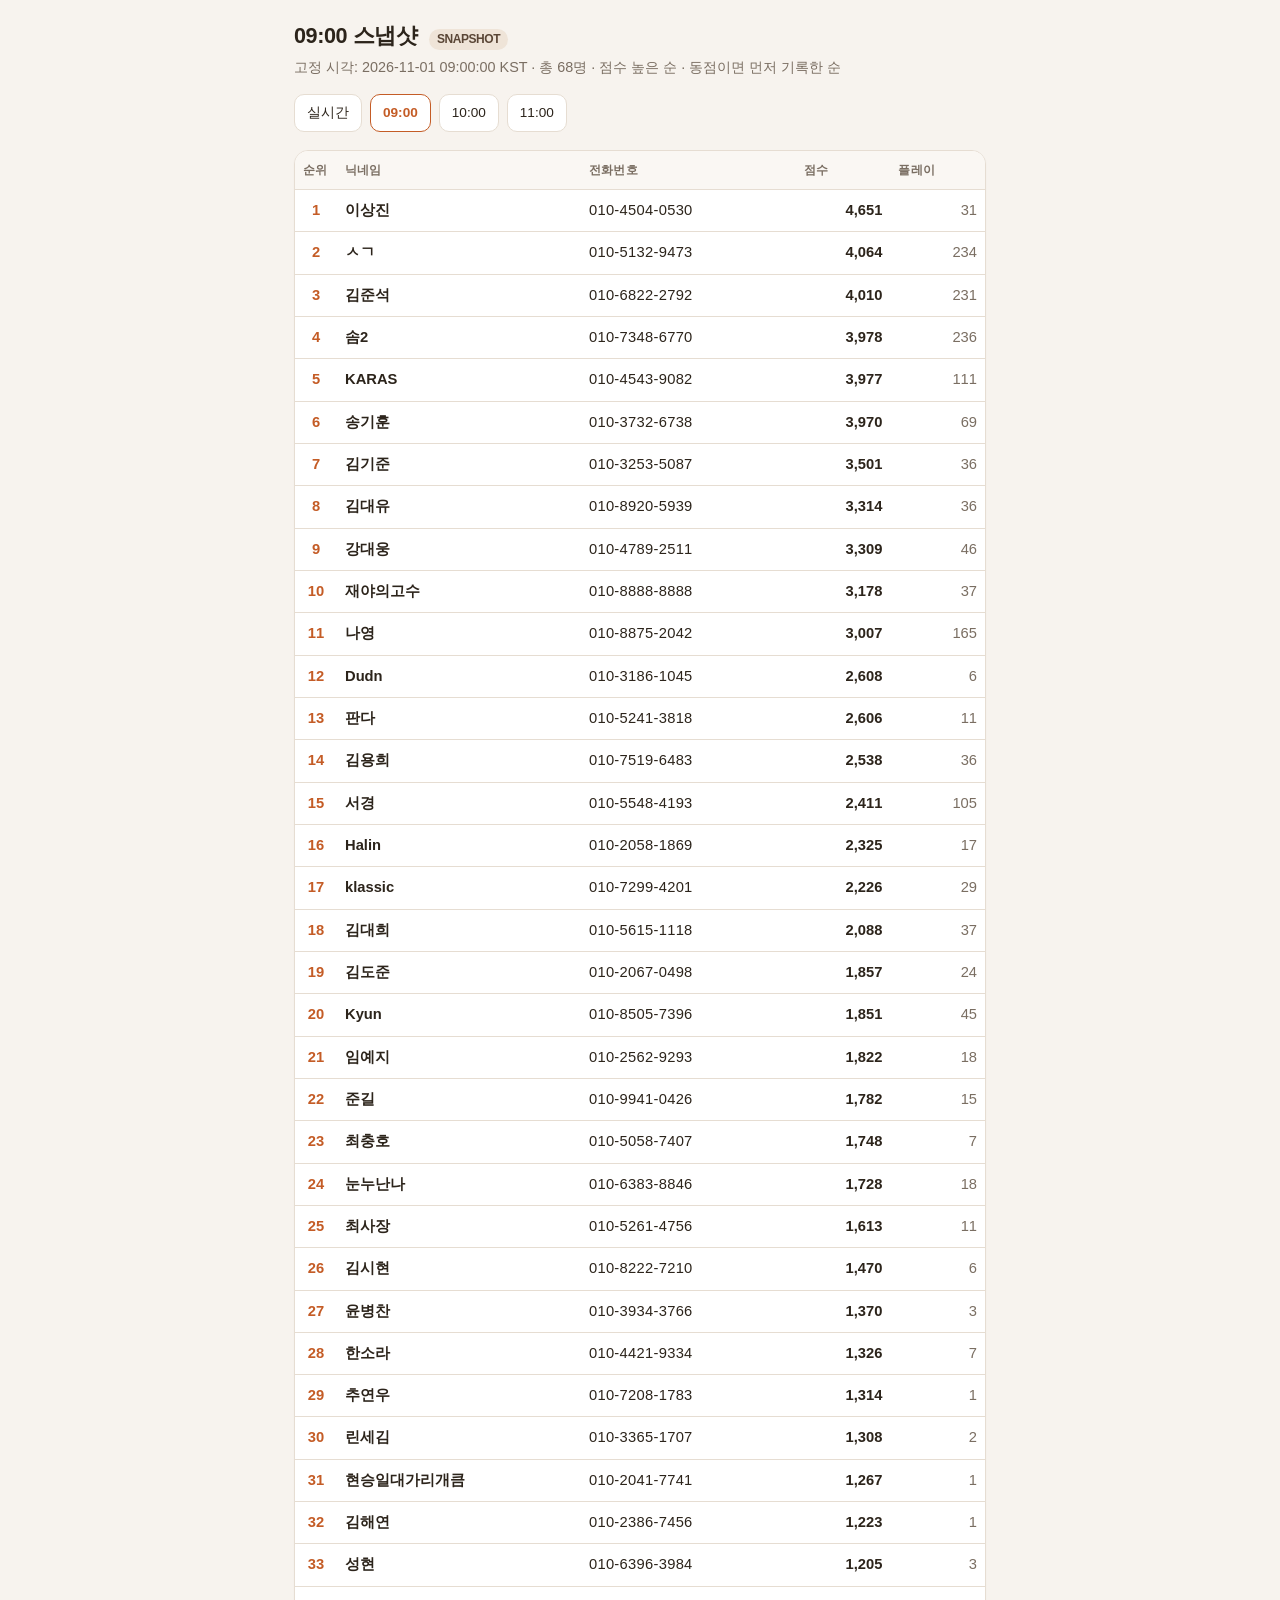
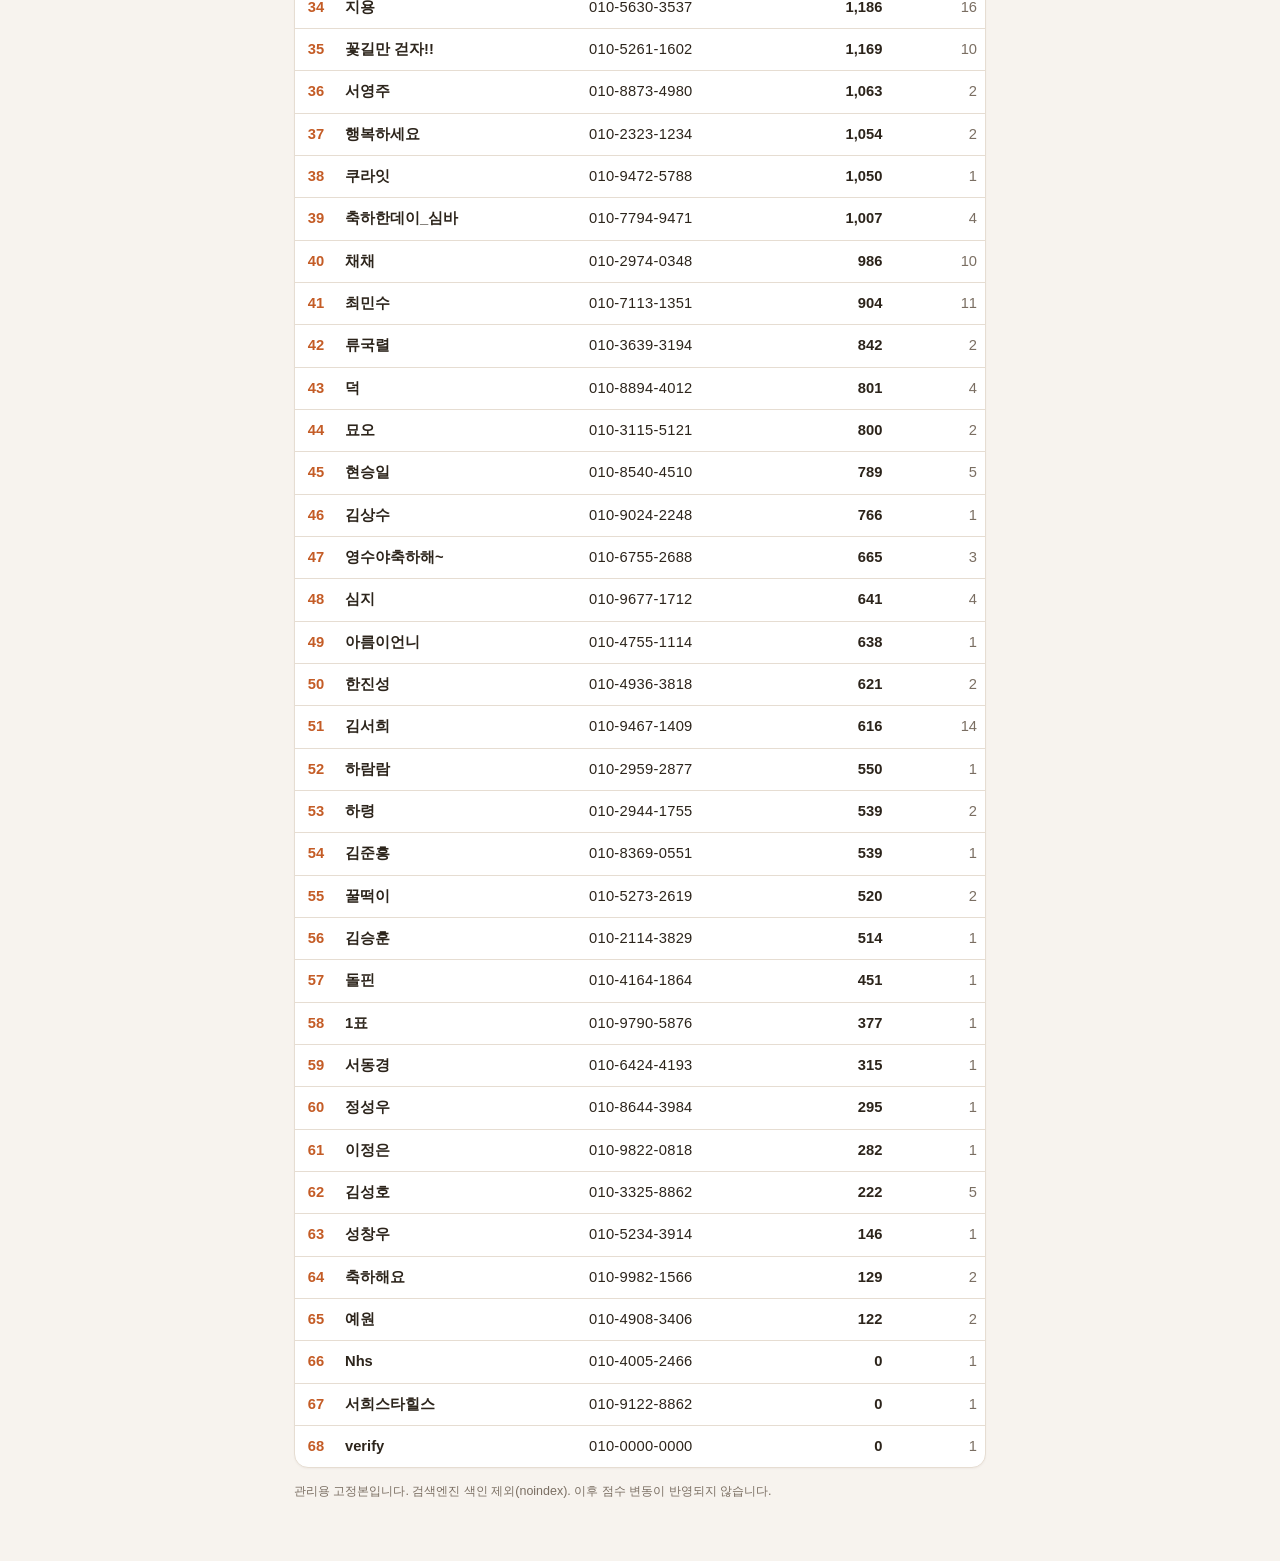
<file: wedding/ranking/0900.html>
﻿<!DOCTYPE html>
<html lang="ko">
<head>
  <meta charset="utf-8">
  <meta name="viewport" content="width=device-width, initial-scale=1, viewport-fit=cover">
  <meta name="robots" content="noindex, nofollow, noarchive">
  <meta name="googlebot" content="noindex, nofollow, noarchive">
  <title>09:00 랭킹 스냅샷 (관리용)</title>
  <link rel="stylesheet" href="./style.css">
</head>
<body>
  <div class="wrap">
    <header>
      <h1>09:00 스냅샷 <span class="badge snap">SNAPSHOT</span></h1>
      <div class="meta">고정 시각: 2026-11-01 09:00:00 KST · 총 68명 · 점수 높은 순 · 동점이면 먼저 기록한 순</div>
    </header>
    <nav class="nav" aria-label="스냅샷 이동">
      <a href="./live.html">실시간</a>
      <a class="active" href="./0900.html">09:00</a>
      <a href="./1000.html">10:00</a>
      <a href="./1100.html">11:00</a>
    </nav>
    <div class="card">
      <table><thead><tr><th>순위</th><th>닉네임</th><th>전화번호</th><th>점수</th><th>플레이</th></tr></thead><tbody><tr><td class="rank">1</td><td class="nick">이상진</td><td class="phone">010-4504-0530</td><td class="score">4,651</td><td class="plays">31</td></tr><tr><td class="rank">2</td><td class="nick">ㅅㄱ</td><td class="phone">010-5132-9473</td><td class="score">4,064</td><td class="plays">234</td></tr><tr><td class="rank">3</td><td class="nick">김준석</td><td class="phone">010-6822-2792</td><td class="score">4,010</td><td class="plays">231</td></tr><tr><td class="rank">4</td><td class="nick">솜2</td><td class="phone">010-7348-6770</td><td class="score">3,978</td><td class="plays">236</td></tr><tr><td class="rank">5</td><td class="nick">KARAS</td><td class="phone">010-4543-9082</td><td class="score">3,977</td><td class="plays">111</td></tr><tr><td class="rank">6</td><td class="nick">송기훈</td><td class="phone">010-3732-6738</td><td class="score">3,970</td><td class="plays">69</td></tr><tr><td class="rank">7</td><td class="nick">김기준</td><td class="phone">010-3253-5087</td><td class="score">3,501</td><td class="plays">36</td></tr><tr><td class="rank">8</td><td class="nick">김대유</td><td class="phone">010-8920-5939</td><td class="score">3,314</td><td class="plays">36</td></tr><tr><td class="rank">9</td><td class="nick">강대웅</td><td class="phone">010-4789-2511</td><td class="score">3,309</td><td class="plays">46</td></tr><tr><td class="rank">10</td><td class="nick">재야의고수</td><td class="phone">010-8888-8888</td><td class="score">3,178</td><td class="plays">37</td></tr><tr><td class="rank">11</td><td class="nick">나영</td><td class="phone">010-8875-2042</td><td class="score">3,007</td><td class="plays">165</td></tr><tr><td class="rank">12</td><td class="nick">Dudn</td><td class="phone">010-3186-1045</td><td class="score">2,608</td><td class="plays">6</td></tr><tr><td class="rank">13</td><td class="nick">판다</td><td class="phone">010-5241-3818</td><td class="score">2,606</td><td class="plays">11</td></tr><tr><td class="rank">14</td><td class="nick">김용희</td><td class="phone">010-7519-6483</td><td class="score">2,538</td><td class="plays">36</td></tr><tr><td class="rank">15</td><td class="nick">서경</td><td class="phone">010-5548-4193</td><td class="score">2,411</td><td class="plays">105</td></tr><tr><td class="rank">16</td><td class="nick">Halin</td><td class="phone">010-2058-1869</td><td class="score">2,325</td><td class="plays">17</td></tr><tr><td class="rank">17</td><td class="nick">klassic</td><td class="phone">010-7299-4201</td><td class="score">2,226</td><td class="plays">29</td></tr><tr><td class="rank">18</td><td class="nick">김대희</td><td class="phone">010-5615-1118</td><td class="score">2,088</td><td class="plays">37</td></tr><tr><td class="rank">19</td><td class="nick">김도준</td><td class="phone">010-2067-0498</td><td class="score">1,857</td><td class="plays">24</td></tr><tr><td class="rank">20</td><td class="nick">Kyun</td><td class="phone">010-8505-7396</td><td class="score">1,851</td><td class="plays">45</td></tr><tr><td class="rank">21</td><td class="nick">임예지</td><td class="phone">010-2562-9293</td><td class="score">1,822</td><td class="plays">18</td></tr><tr><td class="rank">22</td><td class="nick">준길</td><td class="phone">010-9941-0426</td><td class="score">1,782</td><td class="plays">15</td></tr><tr><td class="rank">23</td><td class="nick">최충호</td><td class="phone">010-5058-7407</td><td class="score">1,748</td><td class="plays">7</td></tr><tr><td class="rank">24</td><td class="nick">눈누난나</td><td class="phone">010-6383-8846</td><td class="score">1,728</td><td class="plays">18</td></tr><tr><td class="rank">25</td><td class="nick">최사장</td><td class="phone">010-5261-4756</td><td class="score">1,613</td><td class="plays">11</td></tr><tr><td class="rank">26</td><td class="nick">김시현</td><td class="phone">010-8222-7210</td><td class="score">1,470</td><td class="plays">6</td></tr><tr><td class="rank">27</td><td class="nick">윤병찬</td><td class="phone">010-3934-3766</td><td class="score">1,370</td><td class="plays">3</td></tr><tr><td class="rank">28</td><td class="nick">한소라</td><td class="phone">010-4421-9334</td><td class="score">1,326</td><td class="plays">7</td></tr><tr><td class="rank">29</td><td class="nick">추연우</td><td class="phone">010-7208-1783</td><td class="score">1,314</td><td class="plays">1</td></tr><tr><td class="rank">30</td><td class="nick">린세김</td><td class="phone">010-3365-1707</td><td class="score">1,308</td><td class="plays">2</td></tr><tr><td class="rank">31</td><td class="nick">현승일대가리개큼</td><td class="phone">010-2041-7741</td><td class="score">1,267</td><td class="plays">1</td></tr><tr><td class="rank">32</td><td class="nick">김해연</td><td class="phone">010-2386-7456</td><td class="score">1,223</td><td class="plays">1</td></tr><tr><td class="rank">33</td><td class="nick">성현</td><td class="phone">010-6396-3984</td><td class="score">1,205</td><td class="plays">3</td></tr><tr><td class="rank">34</td><td class="nick">지용</td><td class="phone">010-5630-3537</td><td class="score">1,186</td><td class="plays">16</td></tr><tr><td class="rank">35</td><td class="nick">꽃길만 걷자!!</td><td class="phone">010-5261-1602</td><td class="score">1,169</td><td class="plays">10</td></tr><tr><td class="rank">36</td><td class="nick">서영주</td><td class="phone">010-8873-4980</td><td class="score">1,063</td><td class="plays">2</td></tr><tr><td class="rank">37</td><td class="nick">행복하세요</td><td class="phone">010-2323-1234</td><td class="score">1,054</td><td class="plays">2</td></tr><tr><td class="rank">38</td><td class="nick">쿠라잇</td><td class="phone">010-9472-5788</td><td class="score">1,050</td><td class="plays">1</td></tr><tr><td class="rank">39</td><td class="nick">축하한데이_심바</td><td class="phone">010-7794-9471</td><td class="score">1,007</td><td class="plays">4</td></tr><tr><td class="rank">40</td><td class="nick">채채</td><td class="phone">010-2974-0348</td><td class="score">986</td><td class="plays">10</td></tr><tr><td class="rank">41</td><td class="nick">최민수</td><td class="phone">010-7113-1351</td><td class="score">904</td><td class="plays">11</td></tr><tr><td class="rank">42</td><td class="nick">류국렬</td><td class="phone">010-3639-3194</td><td class="score">842</td><td class="plays">2</td></tr><tr><td class="rank">43</td><td class="nick">덕</td><td class="phone">010-8894-4012</td><td class="score">801</td><td class="plays">4</td></tr><tr><td class="rank">44</td><td class="nick">묘오</td><td class="phone">010-3115-5121</td><td class="score">800</td><td class="plays">2</td></tr><tr><td class="rank">45</td><td class="nick">현승일</td><td class="phone">010-8540-4510</td><td class="score">789</td><td class="plays">5</td></tr><tr><td class="rank">46</td><td class="nick">김상수</td><td class="phone">010-9024-2248</td><td class="score">766</td><td class="plays">1</td></tr><tr><td class="rank">47</td><td class="nick">영수야축하해~</td><td class="phone">010-6755-2688</td><td class="score">665</td><td class="plays">3</td></tr><tr><td class="rank">48</td><td class="nick">심지</td><td class="phone">010-9677-1712</td><td class="score">641</td><td class="plays">4</td></tr><tr><td class="rank">49</td><td class="nick">아름이언니</td><td class="phone">010-4755-1114</td><td class="score">638</td><td class="plays">1</td></tr><tr><td class="rank">50</td><td class="nick">한진성</td><td class="phone">010-4936-3818</td><td class="score">621</td><td class="plays">2</td></tr><tr><td class="rank">51</td><td class="nick">김서희</td><td class="phone">010-9467-1409</td><td class="score">616</td><td class="plays">14</td></tr><tr><td class="rank">52</td><td class="nick">하람람</td><td class="phone">010-2959-2877</td><td class="score">550</td><td class="plays">1</td></tr><tr><td class="rank">53</td><td class="nick">하령</td><td class="phone">010-2944-1755</td><td class="score">539</td><td class="plays">2</td></tr><tr><td class="rank">54</td><td class="nick">김준흥</td><td class="phone">010-8369-0551</td><td class="score">539</td><td class="plays">1</td></tr><tr><td class="rank">55</td><td class="nick">꿀떡이</td><td class="phone">010-5273-2619</td><td class="score">520</td><td class="plays">2</td></tr><tr><td class="rank">56</td><td class="nick">김승훈</td><td class="phone">010-2114-3829</td><td class="score">514</td><td class="plays">1</td></tr><tr><td class="rank">57</td><td class="nick">돌핀</td><td class="phone">010-4164-1864</td><td class="score">451</td><td class="plays">1</td></tr><tr><td class="rank">58</td><td class="nick">1표</td><td class="phone">010-9790-5876</td><td class="score">377</td><td class="plays">1</td></tr><tr><td class="rank">59</td><td class="nick">서동경</td><td class="phone">010-6424-4193</td><td class="score">315</td><td class="plays">1</td></tr><tr><td class="rank">60</td><td class="nick">정성우</td><td class="phone">010-8644-3984</td><td class="score">295</td><td class="plays">1</td></tr><tr><td class="rank">61</td><td class="nick">이정은</td><td class="phone">010-9822-0818</td><td class="score">282</td><td class="plays">1</td></tr><tr><td class="rank">62</td><td class="nick">김성호</td><td class="phone">010-3325-8862</td><td class="score">222</td><td class="plays">5</td></tr><tr><td class="rank">63</td><td class="nick">성창우</td><td class="phone">010-5234-3914</td><td class="score">146</td><td class="plays">1</td></tr><tr><td class="rank">64</td><td class="nick">축하해요</td><td class="phone">010-9982-1566</td><td class="score">129</td><td class="plays">2</td></tr><tr><td class="rank">65</td><td class="nick">예원</td><td class="phone">010-4908-3406</td><td class="score">122</td><td class="plays">2</td></tr><tr><td class="rank">66</td><td class="nick">Nhs</td><td class="phone">010-4005-2466</td><td class="score">0</td><td class="plays">1</td></tr><tr><td class="rank">67</td><td class="nick">서희스타힐스</td><td class="phone">010-9122-8862</td><td class="score">0</td><td class="plays">1</td></tr><tr><td class="rank">68</td><td class="nick">verify</td><td class="phone">010-0000-0000</td><td class="score">0</td><td class="plays">1</td></tr></tbody></table>
    </div>
    <p class="foot">관리용 고정본입니다. 검색엔진 색인 제외(noindex). 이후 점수 변동이 반영되지 않습니다.</p>
  </div>
</body>
</html>
</file>
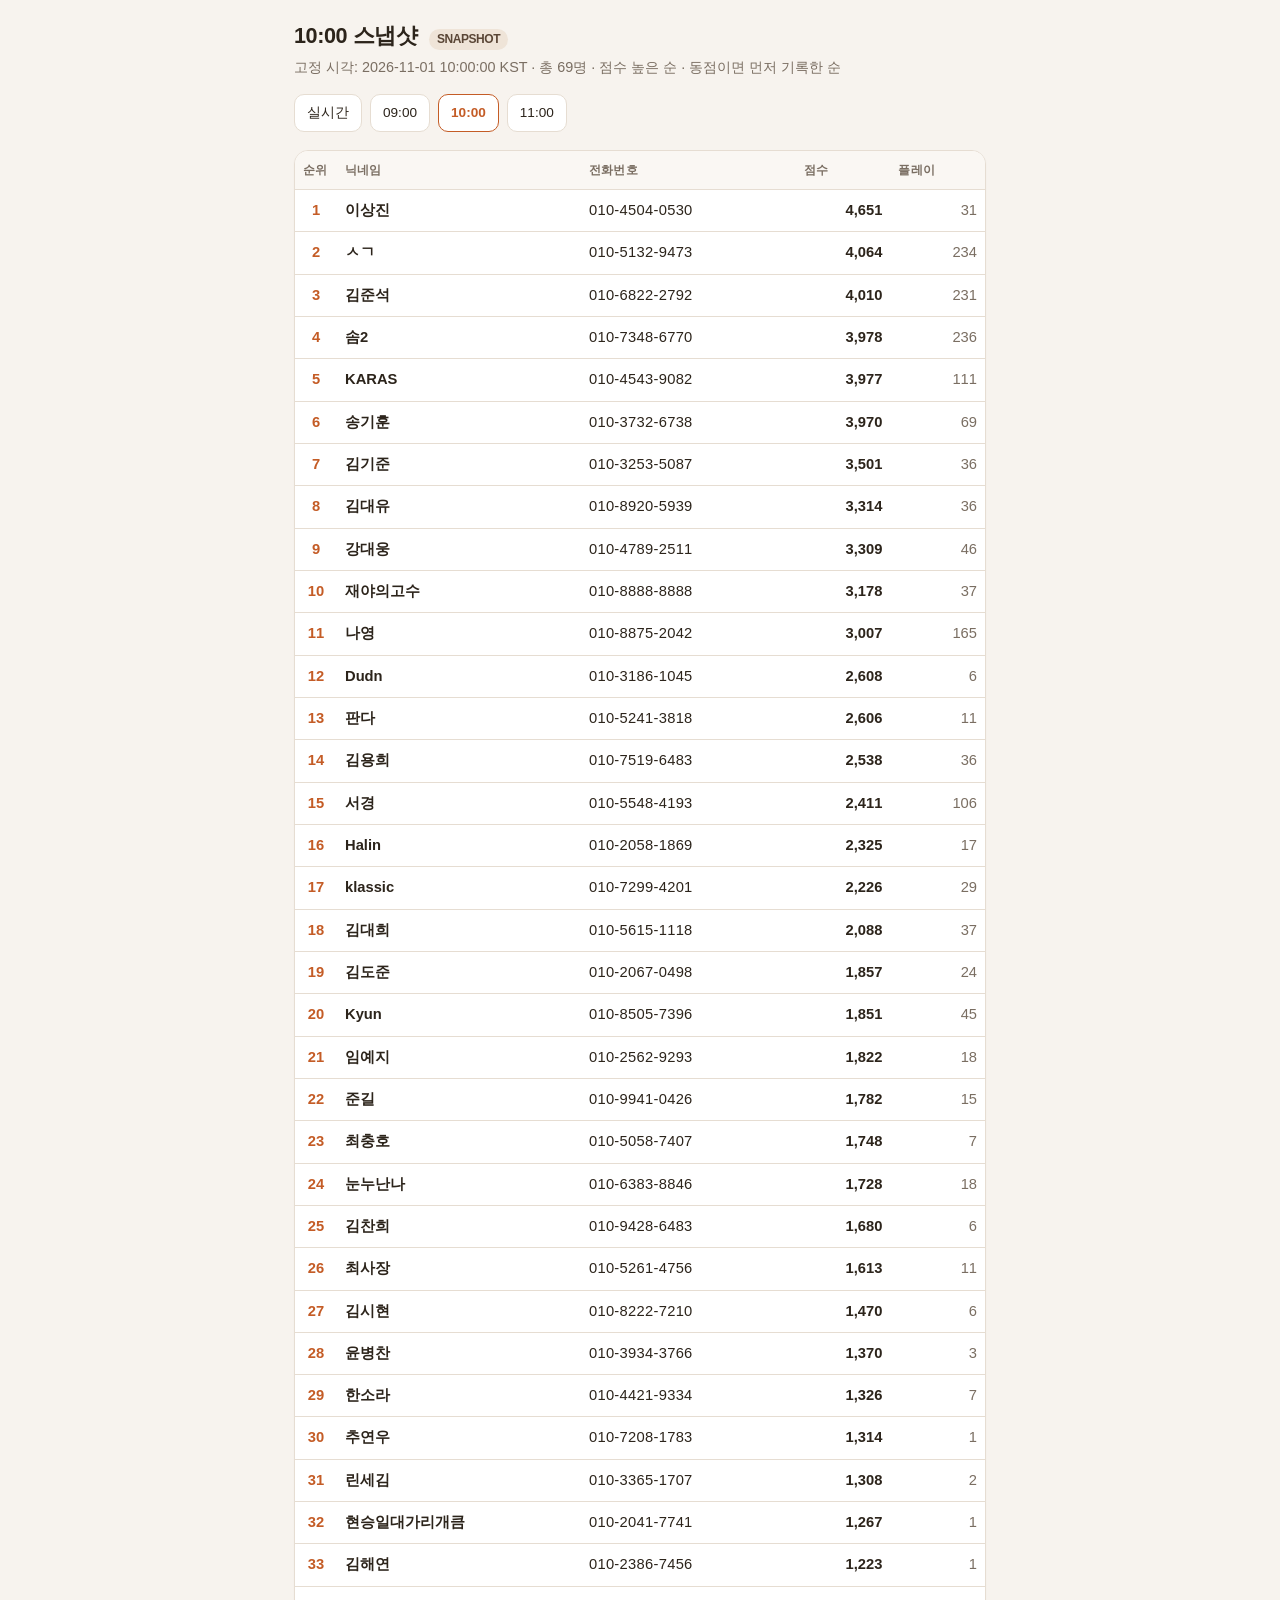
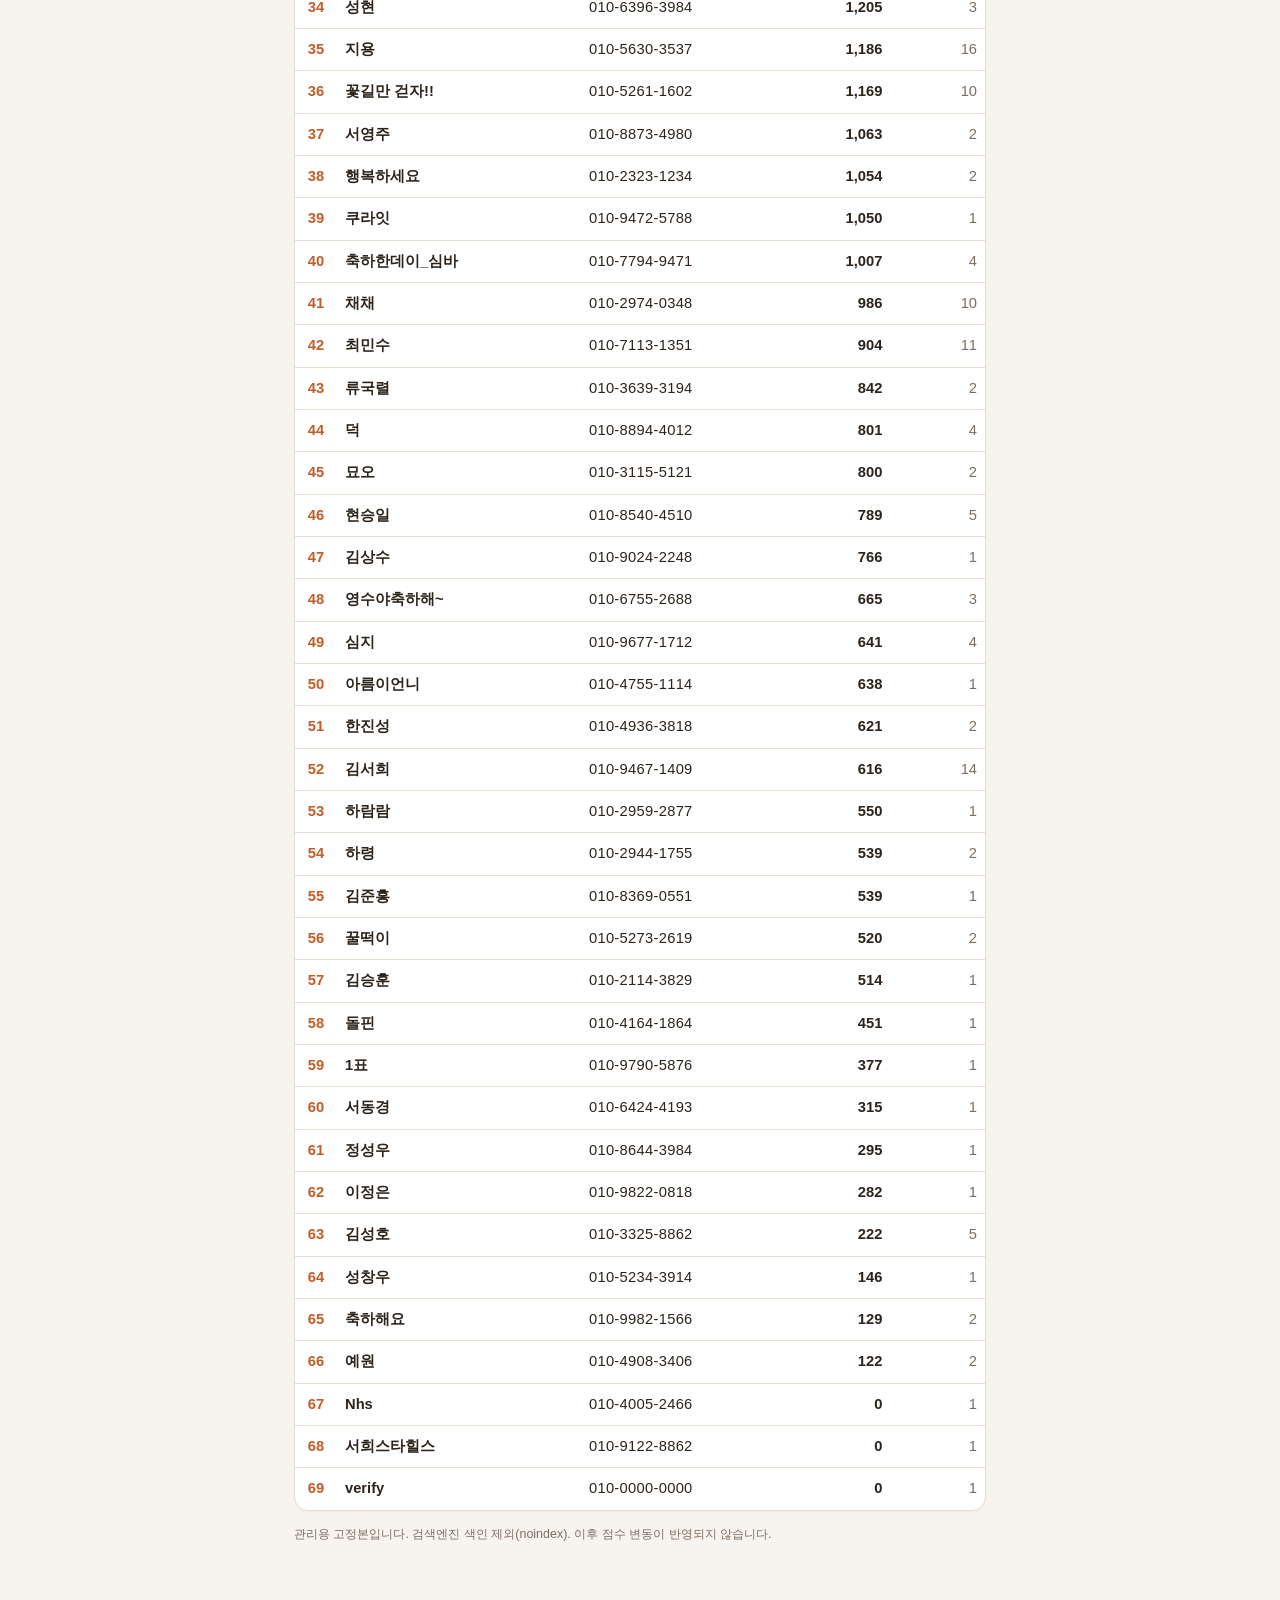
<file: wedding/ranking/1000.html>
﻿<!DOCTYPE html>
<html lang="ko">
<head>
  <meta charset="utf-8">
  <meta name="viewport" content="width=device-width, initial-scale=1, viewport-fit=cover">
  <meta name="robots" content="noindex, nofollow, noarchive">
  <meta name="googlebot" content="noindex, nofollow, noarchive">
  <title>10:00 랭킹 스냅샷 (관리용)</title>
  <link rel="stylesheet" href="./style.css">
</head>
<body>
  <div class="wrap">
    <header>
      <h1>10:00 스냅샷 <span class="badge snap">SNAPSHOT</span></h1>
      <div class="meta">고정 시각: 2026-11-01 10:00:00 KST · 총 69명 · 점수 높은 순 · 동점이면 먼저 기록한 순</div>
    </header>
    <nav class="nav" aria-label="스냅샷 이동">
      <a href="./live.html">실시간</a>
      <a href="./0900.html">09:00</a>
      <a class="active" href="./1000.html">10:00</a>
      <a href="./1100.html">11:00</a>
    </nav>
    <div class="card">
      <table><thead><tr><th>순위</th><th>닉네임</th><th>전화번호</th><th>점수</th><th>플레이</th></tr></thead><tbody><tr><td class="rank">1</td><td class="nick">이상진</td><td class="phone">010-4504-0530</td><td class="score">4,651</td><td class="plays">31</td></tr><tr><td class="rank">2</td><td class="nick">ㅅㄱ</td><td class="phone">010-5132-9473</td><td class="score">4,064</td><td class="plays">234</td></tr><tr><td class="rank">3</td><td class="nick">김준석</td><td class="phone">010-6822-2792</td><td class="score">4,010</td><td class="plays">231</td></tr><tr><td class="rank">4</td><td class="nick">솜2</td><td class="phone">010-7348-6770</td><td class="score">3,978</td><td class="plays">236</td></tr><tr><td class="rank">5</td><td class="nick">KARAS</td><td class="phone">010-4543-9082</td><td class="score">3,977</td><td class="plays">111</td></tr><tr><td class="rank">6</td><td class="nick">송기훈</td><td class="phone">010-3732-6738</td><td class="score">3,970</td><td class="plays">69</td></tr><tr><td class="rank">7</td><td class="nick">김기준</td><td class="phone">010-3253-5087</td><td class="score">3,501</td><td class="plays">36</td></tr><tr><td class="rank">8</td><td class="nick">김대유</td><td class="phone">010-8920-5939</td><td class="score">3,314</td><td class="plays">36</td></tr><tr><td class="rank">9</td><td class="nick">강대웅</td><td class="phone">010-4789-2511</td><td class="score">3,309</td><td class="plays">46</td></tr><tr><td class="rank">10</td><td class="nick">재야의고수</td><td class="phone">010-8888-8888</td><td class="score">3,178</td><td class="plays">37</td></tr><tr><td class="rank">11</td><td class="nick">나영</td><td class="phone">010-8875-2042</td><td class="score">3,007</td><td class="plays">165</td></tr><tr><td class="rank">12</td><td class="nick">Dudn</td><td class="phone">010-3186-1045</td><td class="score">2,608</td><td class="plays">6</td></tr><tr><td class="rank">13</td><td class="nick">판다</td><td class="phone">010-5241-3818</td><td class="score">2,606</td><td class="plays">11</td></tr><tr><td class="rank">14</td><td class="nick">김용희</td><td class="phone">010-7519-6483</td><td class="score">2,538</td><td class="plays">36</td></tr><tr><td class="rank">15</td><td class="nick">서경</td><td class="phone">010-5548-4193</td><td class="score">2,411</td><td class="plays">106</td></tr><tr><td class="rank">16</td><td class="nick">Halin</td><td class="phone">010-2058-1869</td><td class="score">2,325</td><td class="plays">17</td></tr><tr><td class="rank">17</td><td class="nick">klassic</td><td class="phone">010-7299-4201</td><td class="score">2,226</td><td class="plays">29</td></tr><tr><td class="rank">18</td><td class="nick">김대희</td><td class="phone">010-5615-1118</td><td class="score">2,088</td><td class="plays">37</td></tr><tr><td class="rank">19</td><td class="nick">김도준</td><td class="phone">010-2067-0498</td><td class="score">1,857</td><td class="plays">24</td></tr><tr><td class="rank">20</td><td class="nick">Kyun</td><td class="phone">010-8505-7396</td><td class="score">1,851</td><td class="plays">45</td></tr><tr><td class="rank">21</td><td class="nick">임예지</td><td class="phone">010-2562-9293</td><td class="score">1,822</td><td class="plays">18</td></tr><tr><td class="rank">22</td><td class="nick">준길</td><td class="phone">010-9941-0426</td><td class="score">1,782</td><td class="plays">15</td></tr><tr><td class="rank">23</td><td class="nick">최충호</td><td class="phone">010-5058-7407</td><td class="score">1,748</td><td class="plays">7</td></tr><tr><td class="rank">24</td><td class="nick">눈누난나</td><td class="phone">010-6383-8846</td><td class="score">1,728</td><td class="plays">18</td></tr><tr><td class="rank">25</td><td class="nick">김찬희</td><td class="phone">010-9428-6483</td><td class="score">1,680</td><td class="plays">6</td></tr><tr><td class="rank">26</td><td class="nick">최사장</td><td class="phone">010-5261-4756</td><td class="score">1,613</td><td class="plays">11</td></tr><tr><td class="rank">27</td><td class="nick">김시현</td><td class="phone">010-8222-7210</td><td class="score">1,470</td><td class="plays">6</td></tr><tr><td class="rank">28</td><td class="nick">윤병찬</td><td class="phone">010-3934-3766</td><td class="score">1,370</td><td class="plays">3</td></tr><tr><td class="rank">29</td><td class="nick">한소라</td><td class="phone">010-4421-9334</td><td class="score">1,326</td><td class="plays">7</td></tr><tr><td class="rank">30</td><td class="nick">추연우</td><td class="phone">010-7208-1783</td><td class="score">1,314</td><td class="plays">1</td></tr><tr><td class="rank">31</td><td class="nick">린세김</td><td class="phone">010-3365-1707</td><td class="score">1,308</td><td class="plays">2</td></tr><tr><td class="rank">32</td><td class="nick">현승일대가리개큼</td><td class="phone">010-2041-7741</td><td class="score">1,267</td><td class="plays">1</td></tr><tr><td class="rank">33</td><td class="nick">김해연</td><td class="phone">010-2386-7456</td><td class="score">1,223</td><td class="plays">1</td></tr><tr><td class="rank">34</td><td class="nick">성현</td><td class="phone">010-6396-3984</td><td class="score">1,205</td><td class="plays">3</td></tr><tr><td class="rank">35</td><td class="nick">지용</td><td class="phone">010-5630-3537</td><td class="score">1,186</td><td class="plays">16</td></tr><tr><td class="rank">36</td><td class="nick">꽃길만 걷자!!</td><td class="phone">010-5261-1602</td><td class="score">1,169</td><td class="plays">10</td></tr><tr><td class="rank">37</td><td class="nick">서영주</td><td class="phone">010-8873-4980</td><td class="score">1,063</td><td class="plays">2</td></tr><tr><td class="rank">38</td><td class="nick">행복하세요</td><td class="phone">010-2323-1234</td><td class="score">1,054</td><td class="plays">2</td></tr><tr><td class="rank">39</td><td class="nick">쿠라잇</td><td class="phone">010-9472-5788</td><td class="score">1,050</td><td class="plays">1</td></tr><tr><td class="rank">40</td><td class="nick">축하한데이_심바</td><td class="phone">010-7794-9471</td><td class="score">1,007</td><td class="plays">4</td></tr><tr><td class="rank">41</td><td class="nick">채채</td><td class="phone">010-2974-0348</td><td class="score">986</td><td class="plays">10</td></tr><tr><td class="rank">42</td><td class="nick">최민수</td><td class="phone">010-7113-1351</td><td class="score">904</td><td class="plays">11</td></tr><tr><td class="rank">43</td><td class="nick">류국렬</td><td class="phone">010-3639-3194</td><td class="score">842</td><td class="plays">2</td></tr><tr><td class="rank">44</td><td class="nick">덕</td><td class="phone">010-8894-4012</td><td class="score">801</td><td class="plays">4</td></tr><tr><td class="rank">45</td><td class="nick">묘오</td><td class="phone">010-3115-5121</td><td class="score">800</td><td class="plays">2</td></tr><tr><td class="rank">46</td><td class="nick">현승일</td><td class="phone">010-8540-4510</td><td class="score">789</td><td class="plays">5</td></tr><tr><td class="rank">47</td><td class="nick">김상수</td><td class="phone">010-9024-2248</td><td class="score">766</td><td class="plays">1</td></tr><tr><td class="rank">48</td><td class="nick">영수야축하해~</td><td class="phone">010-6755-2688</td><td class="score">665</td><td class="plays">3</td></tr><tr><td class="rank">49</td><td class="nick">심지</td><td class="phone">010-9677-1712</td><td class="score">641</td><td class="plays">4</td></tr><tr><td class="rank">50</td><td class="nick">아름이언니</td><td class="phone">010-4755-1114</td><td class="score">638</td><td class="plays">1</td></tr><tr><td class="rank">51</td><td class="nick">한진성</td><td class="phone">010-4936-3818</td><td class="score">621</td><td class="plays">2</td></tr><tr><td class="rank">52</td><td class="nick">김서희</td><td class="phone">010-9467-1409</td><td class="score">616</td><td class="plays">14</td></tr><tr><td class="rank">53</td><td class="nick">하람람</td><td class="phone">010-2959-2877</td><td class="score">550</td><td class="plays">1</td></tr><tr><td class="rank">54</td><td class="nick">하령</td><td class="phone">010-2944-1755</td><td class="score">539</td><td class="plays">2</td></tr><tr><td class="rank">55</td><td class="nick">김준흥</td><td class="phone">010-8369-0551</td><td class="score">539</td><td class="plays">1</td></tr><tr><td class="rank">56</td><td class="nick">꿀떡이</td><td class="phone">010-5273-2619</td><td class="score">520</td><td class="plays">2</td></tr><tr><td class="rank">57</td><td class="nick">김승훈</td><td class="phone">010-2114-3829</td><td class="score">514</td><td class="plays">1</td></tr><tr><td class="rank">58</td><td class="nick">돌핀</td><td class="phone">010-4164-1864</td><td class="score">451</td><td class="plays">1</td></tr><tr><td class="rank">59</td><td class="nick">1표</td><td class="phone">010-9790-5876</td><td class="score">377</td><td class="plays">1</td></tr><tr><td class="rank">60</td><td class="nick">서동경</td><td class="phone">010-6424-4193</td><td class="score">315</td><td class="plays">1</td></tr><tr><td class="rank">61</td><td class="nick">정성우</td><td class="phone">010-8644-3984</td><td class="score">295</td><td class="plays">1</td></tr><tr><td class="rank">62</td><td class="nick">이정은</td><td class="phone">010-9822-0818</td><td class="score">282</td><td class="plays">1</td></tr><tr><td class="rank">63</td><td class="nick">김성호</td><td class="phone">010-3325-8862</td><td class="score">222</td><td class="plays">5</td></tr><tr><td class="rank">64</td><td class="nick">성창우</td><td class="phone">010-5234-3914</td><td class="score">146</td><td class="plays">1</td></tr><tr><td class="rank">65</td><td class="nick">축하해요</td><td class="phone">010-9982-1566</td><td class="score">129</td><td class="plays">2</td></tr><tr><td class="rank">66</td><td class="nick">예원</td><td class="phone">010-4908-3406</td><td class="score">122</td><td class="plays">2</td></tr><tr><td class="rank">67</td><td class="nick">Nhs</td><td class="phone">010-4005-2466</td><td class="score">0</td><td class="plays">1</td></tr><tr><td class="rank">68</td><td class="nick">서희스타힐스</td><td class="phone">010-9122-8862</td><td class="score">0</td><td class="plays">1</td></tr><tr><td class="rank">69</td><td class="nick">verify</td><td class="phone">010-0000-0000</td><td class="score">0</td><td class="plays">1</td></tr></tbody></table>
    </div>
    <p class="foot">관리용 고정본입니다. 검색엔진 색인 제외(noindex). 이후 점수 변동이 반영되지 않습니다.</p>
  </div>
</body>
</html>
</file>
<file: wedding/ranking/style.css>
﻿:root{--bg:#f7f3ee;--card:#fff;--ink:#2c241b;--muted:#7a6e62;--line:#e6ddd2;--accent:#c45c26;--ok:#2f6b4f}
*{box-sizing:border-box}
html,body{margin:0;padding:0;background:var(--bg);color:var(--ink);font-family:"Apple SD Gothic Neo","Malgun Gothic",sans-serif;line-height:1.45}
body{min-height:100vh}
.wrap{max-width:720px;margin:0 auto;padding:20px 14px 48px}
header{margin-bottom:16px}
h1{font-size:1.35rem;margin:0 0 6px;letter-spacing:-.02em}
.meta{color:var(--muted);font-size:.9rem}
.badge{display:inline-block;padding:2px 8px;border-radius:999px;background:#efe4d8;color:#5a4636;font-size:.75rem;margin-left:6px}
.badge.live{background:#e7f4ec;color:var(--ok)}
.badge.snap{background:#efe4d8}
.card{background:var(--card);border:1px solid var(--line);border-radius:14px;overflow:hidden;box-shadow:0 1px 2px rgba(44,36,27,.04)}
table{width:100%;border-collapse:collapse;font-size:.92rem}
th,td{padding:10px 8px;text-align:left;border-bottom:1px solid var(--line);vertical-align:middle}
th{background:#faf7f3;color:var(--muted);font-weight:600;font-size:.78rem;letter-spacing:.02em}
tr:last-child td{border-bottom:0}
.rank{width:42px;text-align:center;font-weight:700;color:var(--accent)}
.nick{font-weight:600}
.phone{font-variant-numeric:tabular-nums;letter-spacing:.02em;white-space:nowrap}
.score{font-variant-numeric:tabular-nums;font-weight:700;text-align:right;white-space:nowrap}
.plays{text-align:right;color:var(--muted);white-space:nowrap}
.empty{padding:36px 16px;text-align:center;color:var(--muted)}
.empty strong{display:block;color:var(--ink);font-size:1.05rem;margin-bottom:6px}
.foot{margin-top:14px;color:var(--muted);font-size:.78rem}
.nav{display:flex;flex-wrap:wrap;gap:8px;margin:12px 0 18px}
.nav a{display:inline-block;padding:8px 12px;border-radius:10px;background:#fff;border:1px solid var(--line);color:var(--ink);text-decoration:none;font-size:.85rem}
.nav a.active{border-color:var(--accent);color:var(--accent);font-weight:600}
.err{padding:16px;color:#8a1f1f;background:#fceeee;border-radius:10px}
@media (max-width:480px){
  th:nth-child(5),td:nth-child(5){display:none}
  .wrap{padding:16px 10px 40px}
  th,td{padding:9px 6px}
  .phone{font-size:.85rem}
}
</file>
